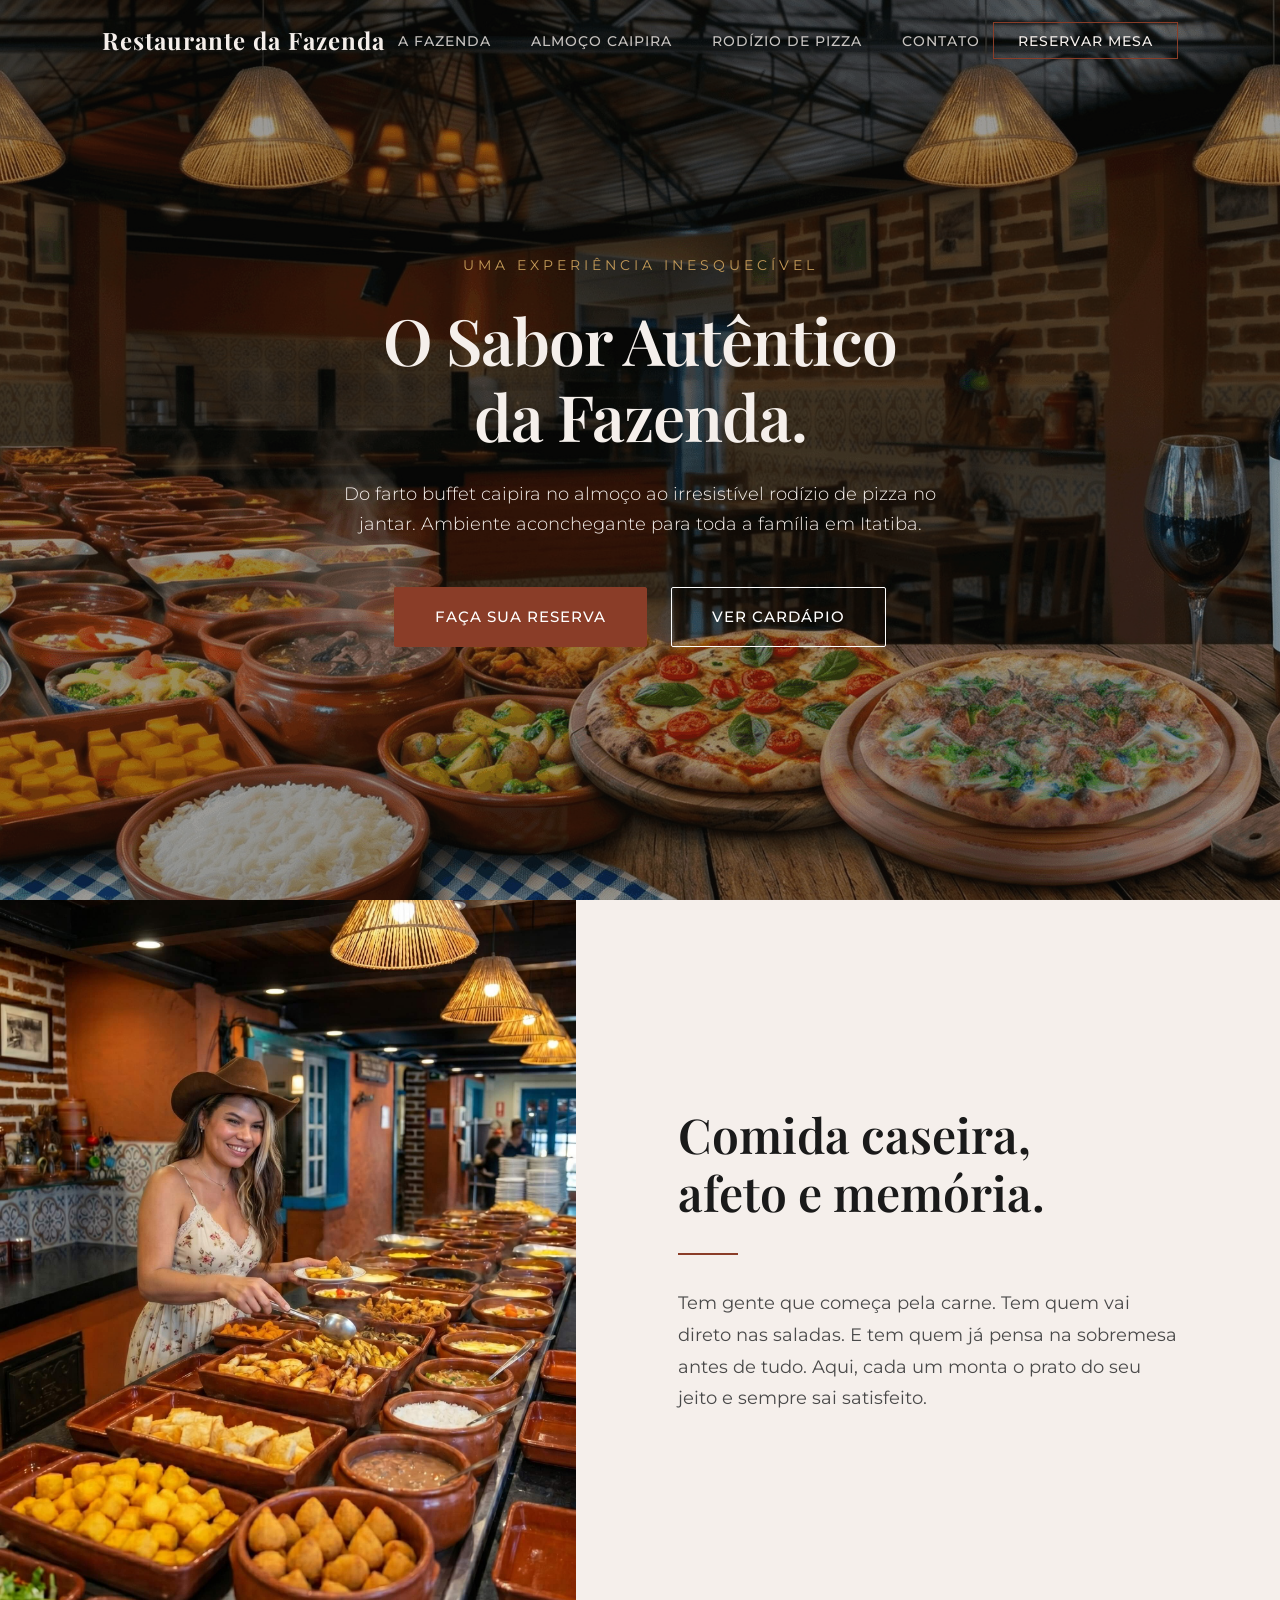
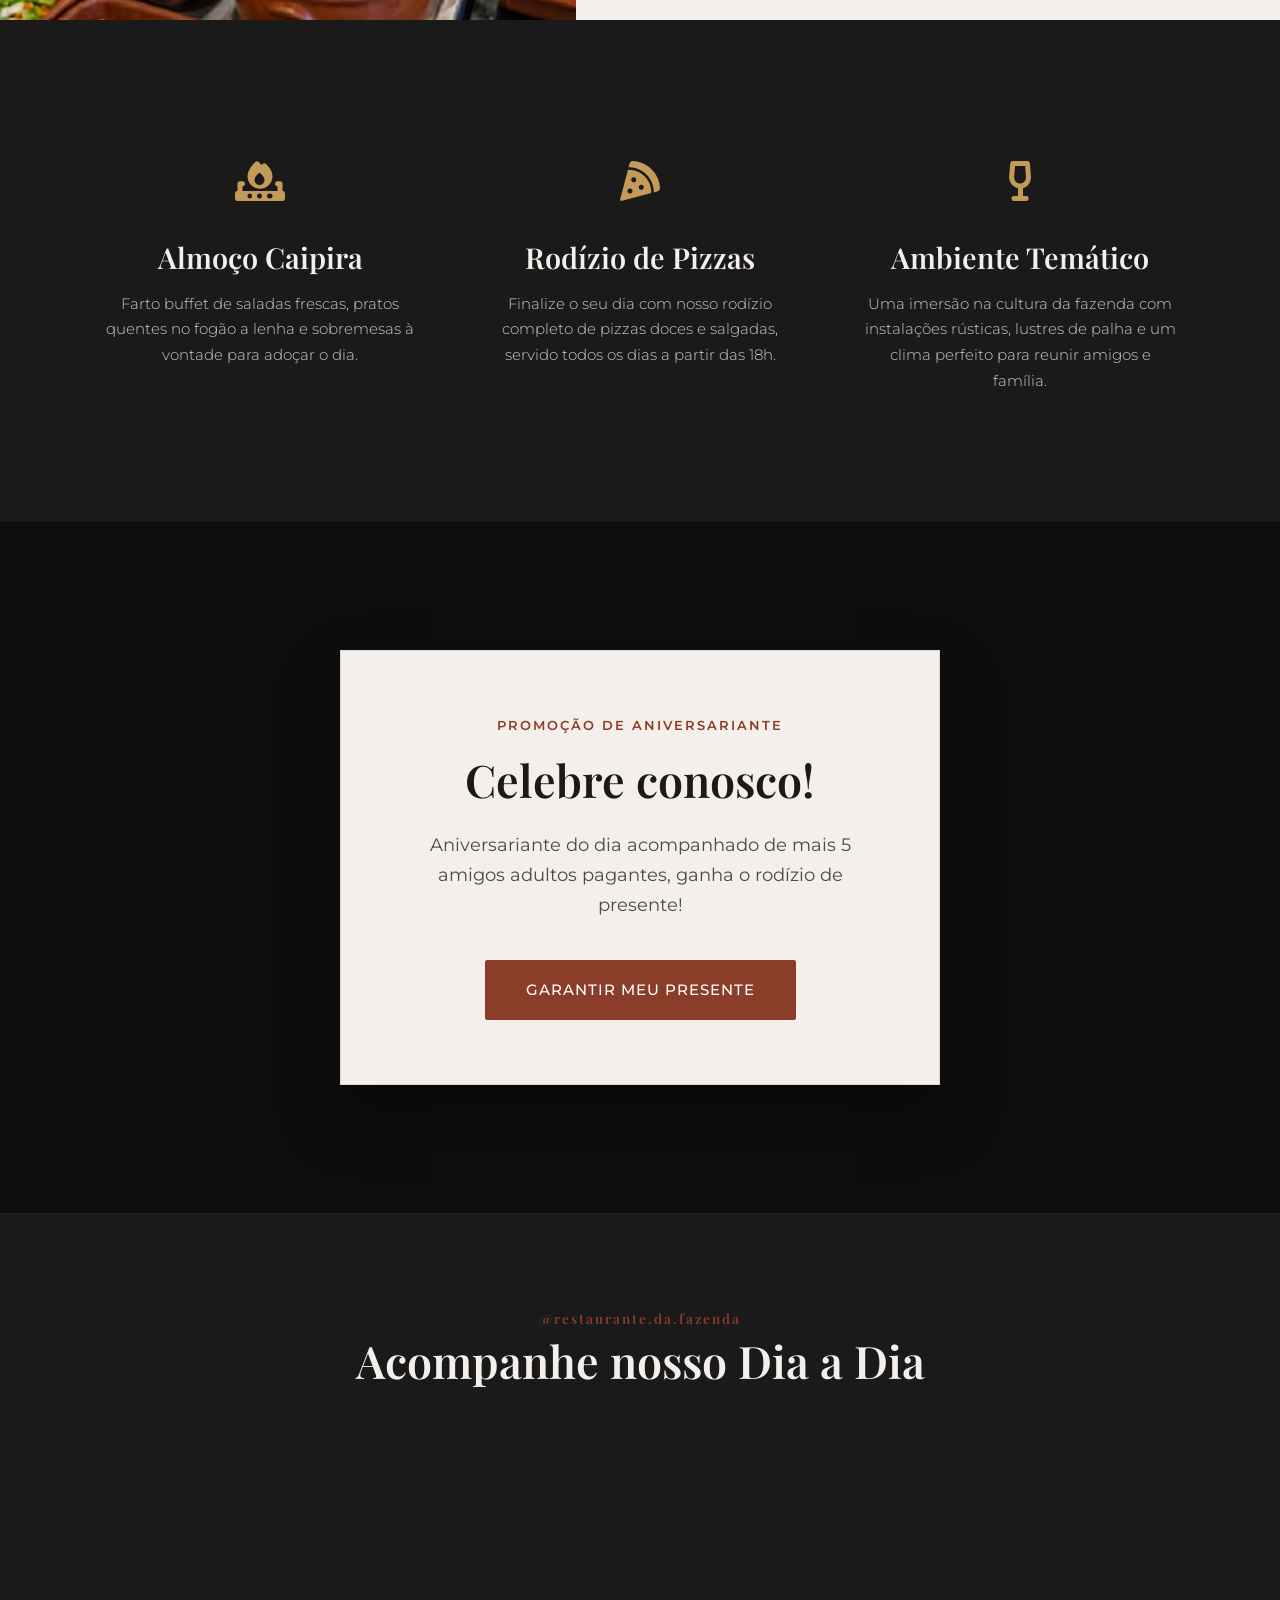
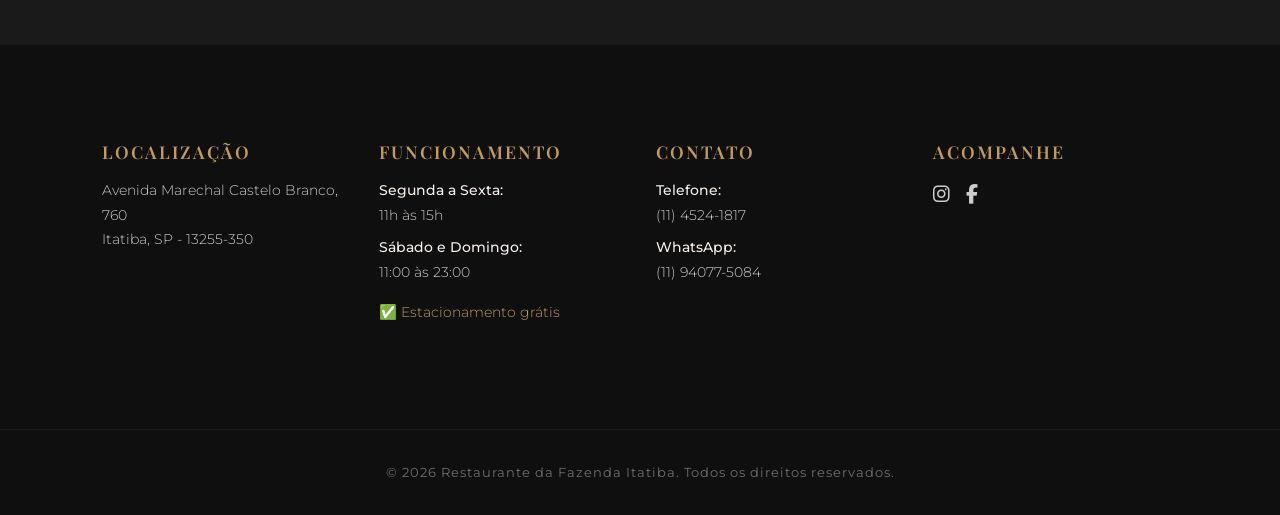
<file: index.html>
<!DOCTYPE html>
<html lang="pt-BR">
<head>
    <meta charset="UTF-8">
    <meta name="viewport" content="width=device-width, initial-scale=1.0">
    <title>Restaurante da Fazenda Itatiba - Premium</title>
    
    <!-- Google Fonts -->
    <link rel="preconnect" href="https://fonts.googleapis.com">
    <link rel="preconnect" href="https://fonts.gstatic.com" crossorigin>
    <link href="https://fonts.googleapis.com/css2?family=Montserrat:wght@300;400;500;600&family=Playfair+Display:ital,wght@0,400;0,600;0,700;1,400&display=swap" rel="stylesheet">
    
    <!-- Font Awesome for Icons -->
    <link rel="stylesheet" href="https://cdnjs.cloudflare.com/ajax/libs/font-awesome/6.4.0/css/all.min.css">
    
    <link rel="stylesheet" href="premium.css">
</head>
<body>

    <!-- 1. Header (Cabeçalho Fixo e Transparente) -->
    <header class="header-premium" id="mainHeader">
        <div class="container header-content">
            <div class="logo-container">
                <a href="#" class="logo-text">Restaurante da Fazenda</a>
            </div>
            <nav class="main-nav">
                <ul>
                    <li><a href="#essencia">A Fazenda</a></li>
                    <li><a href="#destaques">Almoço Caipira</a></li>
                    <li><a href="#destaques">Rodízio de Pizza</a></li>
                    <li><a href="#contato">Contato</a></li>
                </ul>
            </nav>
            <div class="header-action">
                <a href="https://wa.me/5511940775084" class="btn-cta-header" target="_blank">
                    Reservar Mesa
                </a>
            </div>
            <button class="mobile-menu-btn"><i class="fas fa-bars"></i></button>
        </div>
    </header>

    <!-- 2. Hero Section -->
    <section class="hero-premium">
        <div class="hero-overlay"></div>
        <div class="container hero-content fade-in-up">
            <span class="hero-subtitle">UMA EXPERIÊNCIA INESQUECÍVEL</span>
            <h1>O Sabor Autêntico<br>da Fazenda.</h1>
            <p>Do farto buffet caipira no almoço ao irresistível rodízio de pizza no jantar. Ambiente aconchegante para toda a família em Itatiba.</p>
            <div class="hero-buttons">
                <a href="https://wa.me/5511940775084" class="btn-solid" target="_blank">Faça sua Reserva</a>
                <a href="#destaques" class="btn-outline">Ver Cardápio</a>
            </div>
        </div>
    </section>

    <!-- 3. Seção "Nossa Essência" -->
    <section id="essencia" class="essence-section">
        <div class="essence-split">
            <div class="essence-image slide-in-left">
                <!-- Imagem de fogão a lenha/panelas de barro (usando lunch_feijoada.jpg como fallback) -->
                <div class="img-wrapper">
                    <img src="assets/lunch_feijoada.jpg" alt="Comida caseira no fogão a lenha" onerror="this.src='https://placehold.co/800x800/2a1f1a/d4c3b3?text=Comida+Caseira'">
                </div>
            </div>
            <div class="essence-text-container slide-in-right">
                <div class="essence-text">
                    <h2>Comida caseira,<br>afeto e memória.</h2>
                    <div class="separator-line"></div>
                    <p>Tem gente que começa pela carne. Tem quem vai direto nas saladas. E tem quem já pensa na sobremesa antes de tudo. Aqui, cada um monta o prato do seu jeito e sempre sai satisfeito.</p>
                </div>
            </div>
        </div>
    </section>

    <!-- 4. Grid de Destaques (Nossas Especialidades) -->
    <section id="destaques" class="highlights-section">
        <div class="container">
            <div class="highlights-grid">
                <div class="highlight-card fade-in-up delay-1">
                    <div class="highlight-icon"><i class="fas fa-fire-burner"></i></div>
                    <h3>Almoço Caipira</h3>
                    <p>Farto buffet de saladas frescas, pratos quentes no fogão a lenha e sobremesas à vontade para adoçar o dia.</p>
                </div>
                <div class="highlight-card fade-in-up delay-2">
                    <div class="highlight-icon"><i class="fas fa-pizza-slice"></i></div>
                    <h3>Rodízio de Pizzas</h3>
                    <p>Finalize o seu dia com nosso rodízio completo de pizzas doces e salgadas, servido todos os dias a partir das 18h.</p>
                </div>
                <div class="highlight-card fade-in-up delay-3">
                    <div class="highlight-icon"><i class="fas fa-wine-glass-empty"></i></div>
                    <h3>Ambiente Temático</h3>
                    <p>Uma imersão na cultura da fazenda com instalações rústicas, lustres de palha e um clima perfeito para reunir amigos e família.</p>
                </div>
            </div>
        </div>
    </section>

    <!-- 5. Banner de Promoção -->
    <section class="promo-banner">
        <div class="promo-overlay"></div>
        <div class="container promo-content scale-in">
            <div class="promo-card-premium">
                <span class="promo-tag">Promoção de Aniversariante</span>
                <h2>Celebre conosco!</h2>
                <p>Aniversariante do dia acompanhado de mais 5 amigos adultos pagantes, ganha o rodízio de presente!</p>
                <a href="https://wa.me/5511940775084" class="btn-solid btn-large" target="_blank">Garantir meu Presente</a>
            </div>
        </div>
    </section>

    <!-- Instagram Section -->
    <section class="instagram-section">
        <div class="container text-center">
            <h4 class="insta-subtitle">@restaurante.da.fazenda</h4>
            <h2>Acompanhe nosso Dia a Dia</h2>
            
            <!-- Video Feature -->
            <div class="insta-video-feature fade-in-up" style="margin-top: 3rem;">
                <blockquote class="instagram-media" data-instgrm-permalink="https://www.instagram.com/p/DZaOca6FCit/" data-instgrm-version="14" style=" background:#FFF; border:0; border-radius:8px; box-shadow:0 10px 20px rgba(0,0,0,0.3); margin: 0 auto; max-width:400px; min-width:326px; padding:0; width:100%;"></blockquote>
            </div>
        </div>

        <div class="insta-carousel-container fade-in-up">
            <div class="insta-carousel-scroll">
                <div class="insta-embed-item">
                    <blockquote class="instagram-media" data-instgrm-permalink="https://www.instagram.com/p/DZSRyN_jP9d/" data-instgrm-version="14" style=" background:#FFF; border:0; border-radius:8px; box-shadow:0 4px 10px rgba(0,0,0,0.2); margin: 1px; width:100%;"></blockquote>
                </div>
                <div class="insta-embed-item">
                    <blockquote class="instagram-media" data-instgrm-permalink="https://www.instagram.com/p/DZRkjy7uk3j/" data-instgrm-version="14" style=" background:#FFF; border:0; border-radius:8px; box-shadow:0 4px 10px rgba(0,0,0,0.2); margin: 1px; width:100%;"></blockquote>
                </div>
                <div class="insta-embed-item">
                    <blockquote class="instagram-media" data-instgrm-permalink="https://www.instagram.com/p/DZKjU1BAeR2/" data-instgrm-version="14" style=" background:#FFF; border:0; border-radius:8px; box-shadow:0 4px 10px rgba(0,0,0,0.2); margin: 1px; width:100%;"></blockquote>
                </div>
                <div class="insta-embed-item">
                    <blockquote class="instagram-media" data-instgrm-permalink="https://www.instagram.com/p/DZC6XCDD9CU/" data-instgrm-version="14" style=" background:#FFF; border:0; border-radius:8px; box-shadow:0 4px 10px rgba(0,0,0,0.2); margin: 1px; width:100%;"></blockquote>
                </div>
                <div class="insta-embed-item">
                    <blockquote class="instagram-media" data-instgrm-permalink="https://www.instagram.com/p/DY4hvxvD-y8/" data-instgrm-version="14" style=" background:#FFF; border:0; border-radius:8px; box-shadow:0 4px 10px rgba(0,0,0,0.2); margin: 1px; width:100%;"></blockquote>
                </div>
                <div class="insta-embed-item">
                    <blockquote class="instagram-media" data-instgrm-permalink="https://www.instagram.com/p/DYxcjoPjC11/" data-instgrm-version="14" style=" background:#FFF; border:0; border-radius:8px; box-shadow:0 4px 10px rgba(0,0,0,0.2); margin: 1px; width:100%;"></blockquote>
                </div>
            </div>
        </div>
        <script async src="https://www.instagram.com/embed.js"></script>
    </section>

    <!-- 6. Seção de Informações e Contato -->
    <section id="contato" class="info-section">
        <div class="container info-grid">
            <div class="info-col slide-in-bottom delay-1">
                <h4>Localização</h4>
                <p>Avenida Marechal Castelo Branco, 760<br>Itatiba, SP - 13255-350</p>
            </div>
            <div class="info-col slide-in-bottom delay-2">
                <h4>Funcionamento</h4>
                <p><strong>Segunda a Sexta:</strong><br>11h às 15h</p>
                <p><strong>Sábado e Domingo:</strong><br>11:00 às 23:00</p>
                <p style="margin-top: 1rem; color: var(--color-gold);">✅ Estacionamento grátis</p>
            </div>
            <div class="info-col slide-in-bottom delay-3">
                <h4>Contato</h4>
                <p><strong>Telefone:</strong><br>(11) 4524-1817</p>
                <p><strong>WhatsApp:</strong><br><a href="https://wa.me/5511940775084" target="_blank" class="link-hover">(11) 94077-5084</a></p>
            </div>
            <div class="info-col slide-in-bottom delay-4">
                <h4>Acompanhe</h4>
                <div class="social-links-minimal">
                    <a href="https://www.instagram.com/restaurante.da.fazenda/" target="_blank" aria-label="Instagram"><i class="fab fa-instagram"></i></a>
                    <a href="#" target="_blank" aria-label="Facebook"><i class="fab fa-facebook-f"></i></a>
                </div>
            </div>
        </div>
    </section>

    <!-- 7. Footer (Rodapé Minimalista) -->
    <footer class="footer-premium">
        <div class="container">
            <p>&copy; 2026 Restaurante da Fazenda Itatiba. Todos os direitos reservados.</p>
        </div>
    </footer>

    <script src="premium.js"></script>
</body>
</html>
</file>
<file: premium.css>
/* =========================================
   CSS Reset & Premium Variables (Modern Rustic Dark)
   ========================================= */
:root {
    /* Color Palette */
    --color-charcoal: #1a1a1a;
    --color-black: #0f0f0f;
    --color-terracotta: #8A3D28;
    --color-terracotta-hover: #A54A32;
    --color-cream: #F5EFEB;
    --color-gold: #c39a58;
    --color-text-light: #cccccc;
    --color-white: #ffffff;
    
    /* Typography */
    --font-heading: 'Playfair Display', serif;
    --font-body: 'Montserrat', sans-serif;

    /* Spacing & Layout */
    --container-width: 1140px;
    --transition-fast: 0.3s ease;
    --transition-smooth: 0.5s cubic-bezier(0.25, 1, 0.5, 1);
}

* {
    margin: 0;
    padding: 0;
    box-sizing: border-box;
}

html {
    scroll-behavior: smooth;
    font-size: 16px;
}

body {
    font-family: var(--font-body);
    color: var(--color-text-light);
    background-color: var(--color-black);
    line-height: 1.7;
    overflow-x: hidden;
    -webkit-font-smoothing: antialiased;
}

a {
    text-decoration: none;
    color: inherit;
    transition: var(--transition-fast);
}

ul {
    list-style: none;
}

.container {
    max-width: var(--container-width);
    margin: 0 auto;
    padding: 0 2rem;
}

/* =========================================
   Typography
   ========================================= */
h1, h2, h3, h4 {
    font-family: var(--font-heading);
    font-weight: 600;
    line-height: 1.2;
    color: var(--color-cream);
}

h1 {
    font-size: 4rem;
    margin-bottom: 1.5rem;
    letter-spacing: -1px;
}

h2 {
    font-size: 2.8rem;
    margin-bottom: 1.5rem;
}

h3 {
    font-size: 1.8rem;
    margin-bottom: 1rem;
    color: var(--color-cream);
}

h4 {
    font-size: 1.1rem;
    letter-spacing: 2px;
    text-transform: uppercase;
    color: var(--color-gold);
    margin-bottom: 1rem;
}

/* =========================================
   Buttons
   ========================================= */
.btn-solid, .btn-outline {
    display: inline-block;
    padding: 1rem 2.5rem;
    font-family: var(--font-body);
    font-weight: 500;
    font-size: 0.95rem;
    text-transform: uppercase;
    letter-spacing: 1px;
    border-radius: 2px;
    cursor: pointer;
    transition: var(--transition-fast);
}

.btn-solid {
    background-color: var(--color-terracotta);
    color: var(--color-white);
    border: 1px solid var(--color-terracotta);
}

.btn-solid:hover {
    background-color: transparent;
    color: var(--color-terracotta);
}

.btn-outline {
    background-color: transparent;
    color: var(--color-white);
    border: 1px solid var(--color-white);
}

.btn-outline:hover {
    background-color: var(--color-white);
    color: var(--color-black);
}

.btn-cta-header {
    background-color: transparent;
    color: var(--color-cream);
    border: 1px solid var(--color-terracotta);
    padding: 0.6rem 1.5rem;
    font-size: 0.85rem;
    font-weight: 500;
    text-transform: uppercase;
    letter-spacing: 1px;
    transition: var(--transition-fast);
}

.btn-cta-header:hover {
    background-color: var(--color-terracotta);
    color: var(--color-white);
}

/* =========================================
   1. Header Section
   ========================================= */
.header-premium {
    position: fixed;
    top: 0;
    left: 0;
    width: 100%;
    z-index: 1000;
    background-color: transparent;
    transition: background-color 0.4s ease, padding 0.4s ease;
    padding: 20px 0;
}

.header-premium.scrolled {
    background-color: rgba(26, 26, 26, 0.98); /* Charcoal with opacity */
    padding: 10px 0;
    box-shadow: 0 4px 20px rgba(0,0,0,0.5);
    border-bottom: 1px solid rgba(255,255,255,0.05);
}

.header-content {
    display: flex;
    justify-content: space-between;
    align-items: center;
}

.logo-text {
    font-family: var(--font-heading);
    font-size: 1.5rem;
    font-weight: 700;
    color: var(--color-cream);
    letter-spacing: 1px;
}

.main-nav ul {
    display: flex;
    gap: 2.5rem;
}

.main-nav a {
    color: var(--color-cream);
    font-size: 0.85rem;
    font-weight: 500;
    text-transform: uppercase;
    letter-spacing: 1px;
    position: relative;
    opacity: 0.8;
}

.main-nav a:hover {
    opacity: 1;
}

.main-nav a::after {
    content: '';
    position: absolute;
    bottom: -5px;
    left: 0;
    width: 0;
    height: 1px;
    background-color: var(--color-gold);
    transition: var(--transition-smooth);
}

.main-nav a:hover::after {
    width: 100%;
}

.mobile-menu-btn {
    display: none;
    background: none;
    border: none;
    color: var(--color-cream);
    font-size: 1.5rem;
    cursor: pointer;
}

/* =========================================
   2. Hero Section
   ========================================= */
.hero-premium {
    height: 100vh;
    min-height: 700px;
    background-image: url('assets/fazenda.jpg'); /* Background full */
    background-size: cover;
    background-position: center;
    background-attachment: fixed;
    position: relative;
    display: flex;
    align-items: center;
    justify-content: center;
    text-align: center;
}

.hero-overlay {
    position: absolute;
    top: 0;
    left: 0;
    width: 100%;
    height: 100%;
    background-color: rgba(15, 15, 15, 0.4); /* 40% overlay */
    z-index: 1;
}

.hero-content {
    position: relative;
    z-index: 2;
    max-width: 800px;
}

.hero-subtitle {
    display: block;
    font-size: 0.9rem;
    letter-spacing: 4px;
    text-transform: uppercase;
    color: var(--color-gold);
    margin-bottom: 1.5rem;
}

.hero-content p {
    font-size: 1.1rem;
    color: var(--color-cream);
    margin-bottom: 3rem;
    max-width: 600px;
    margin-left: auto;
    margin-right: auto;
    font-weight: 300;
}

.hero-buttons {
    display: flex;
    gap: 1.5rem;
    justify-content: center;
}

/* =========================================
   3. Nossa Essência Section
   ========================================= */
.essence-section {
    background-color: var(--color-cream);
    color: var(--color-charcoal);
}

.essence-split {
    display: flex;
    align-items: stretch;
    min-height: 80vh;
}

.essence-image, .essence-text-container {
    flex: 1;
}

.essence-image {
    position: relative;
    overflow: hidden;
}

.img-wrapper {
    position: absolute;
    top: 0;
    left: 0;
    width: 100%;
    height: 100%;
}

.img-wrapper img {
    width: 100%;
    height: 100%;
    object-fit: cover;
}

.essence-text-container {
    display: flex;
    align-items: center;
    justify-content: center;
    padding: 6rem 4rem;
}

.essence-text {
    max-width: 500px;
}

.essence-text h2 {
    color: var(--color-charcoal);
    font-size: 3rem;
}

.separator-line {
    width: 60px;
    height: 2px;
    background-color: var(--color-terracotta);
    margin: 2rem 0;
}

.essence-text p {
    font-size: 1.1rem;
    color: #4a4a4a;
    line-height: 1.8;
}

/* =========================================
   4. Grid de Destaques
   ========================================= */
.highlights-section {
    padding: 8rem 0;
    background-color: var(--color-charcoal);
}

.highlights-grid {
    display: grid;
    grid-template-columns: repeat(3, 1fr);
    gap: 4rem;
}

.highlight-card {
    text-align: center;
}

.highlight-icon {
    font-size: 2.5rem;
    color: var(--color-gold);
    margin-bottom: 1.5rem;
}

.highlight-card p {
    font-size: 0.95rem;
    color: var(--color-text-light);
    font-weight: 300;
}

/* =========================================
   5. Banner de Promoção
   ========================================= */
.promo-banner {
    padding: 8rem 0;
    background-image: url('assets/hero_background.jpg'); /* fallback if needed */
    background-size: cover;
    background-position: center;
    background-attachment: fixed;
    position: relative;
    display: flex;
    align-items: center;
    justify-content: center;
}

.promo-overlay {
    position: absolute;
    top: 0;
    left: 0;
    width: 100%;
    height: 100%;
    background-color: rgba(15, 15, 15, 0.7);
    z-index: 1;
}

.promo-content {
    position: relative;
    z-index: 2;
    width: 100%;
    display: flex;
    justify-content: center;
}

.promo-card-premium {
    background-color: var(--color-cream);
    padding: 4rem;
    text-align: center;
    max-width: 600px;
    border: 1px solid rgba(0,0,0,0.1);
    box-shadow: 0 30px 60px rgba(0,0,0,0.4);
}

.promo-tag {
    display: block;
    font-family: var(--font-body);
    font-size: 0.8rem;
    letter-spacing: 2px;
    text-transform: uppercase;
    color: var(--color-terracotta);
    margin-bottom: 1rem;
    font-weight: 600;
}

.promo-card-premium h2 {
    color: var(--color-charcoal);
}

.promo-card-premium p {
    color: #4a4a4a;
    margin-bottom: 2.5rem;
    font-size: 1.1rem;
}

/* =========================================
   6. Informações e Contato
   ========================================= */
.info-section {
    background-color: var(--color-black);
    padding: 6rem 0;
    border-bottom: 1px solid rgba(255,255,255,0.05);
}

.info-grid {
    display: grid;
    grid-template-columns: repeat(4, 1fr);
    gap: 2rem;
}

.info-col p {
    font-size: 0.9rem;
    color: var(--color-text-light);
    margin-bottom: 0.5rem;
    font-weight: 300;
}

.info-col strong {
    color: var(--color-cream);
    font-weight: 500;
}

.link-hover:hover {
    color: var(--color-gold);
}

.social-links-minimal {
    display: flex;
    gap: 1rem;
}

.social-links-minimal a {
    color: var(--color-text-light);
    font-size: 1.2rem;
}

.social-links-minimal a:hover {
    color: var(--color-gold);
}

/* =========================================
   7. Footer Minimalista
   ========================================= */
.footer-premium {
    background-color: var(--color-black);
    padding: 2rem 0;
    text-align: center;
}

.footer-premium p {
    font-size: 0.8rem;
    color: rgba(255,255,255,0.4);
    letter-spacing: 1px;
}

/* =========================================
   Instagram Carousel
   ========================================= */
.instagram-section {
    background-color: var(--color-charcoal);
    padding: 6rem 0;
    border-top: 1px solid rgba(255,255,255,0.05);
    overflow: hidden;
}

.text-center {
    text-align: center;
    margin-bottom: 3rem;
}

.insta-subtitle {
    display: block;
    font-size: 0.85rem;
    letter-spacing: 2px;
    text-transform: lowercase;
    color: var(--color-terracotta);
    margin-bottom: 0.5rem;
}

.insta-video-feature {
    display: flex;
    justify-content: center;
    margin-bottom: 3rem;
}

.insta-carousel-container {
    width: 100%;
    position: relative;
    padding: 1rem 0 3rem 0;
}

.insta-carousel-scroll {
    display: flex;
    gap: 2rem;
    overflow-x: auto;
    scroll-snap-type: x mandatory;
    padding: 0 2rem;
    -webkit-overflow-scrolling: touch;
    scrollbar-width: thin;
    scrollbar-color: var(--color-terracotta) var(--color-charcoal);
}

.insta-carousel-scroll::-webkit-scrollbar {
    height: 8px;
}
.insta-carousel-scroll::-webkit-scrollbar-track {
    background: var(--color-charcoal); 
}
.insta-carousel-scroll::-webkit-scrollbar-thumb {
    background: var(--color-terracotta); 
    border-radius: 4px;
}

.insta-embed-item {
    flex: 0 0 326px; /* Base width for standard insta embed */
    scroll-snap-align: center;
    border-radius: 8px;
}

@media (max-width: 768px) {
    .insta-embed-item {
        flex: 0 0 300px;
    }
}

/* =========================================
   Animations
   ========================================= */
.fade-in-up {
    opacity: 0;
    transform: translateY(30px);
    transition: opacity 1s ease, transform 1s ease;
}

.slide-in-left {
    opacity: 0;
    transform: translateX(-50px);
    transition: opacity 1s ease, transform 1s ease;
}

.slide-in-right {
    opacity: 0;
    transform: translateX(50px);
    transition: opacity 1s ease, transform 1s ease;
}

.slide-in-bottom {
    opacity: 0;
    transform: translateY(40px);
    transition: opacity 0.8s ease, transform 0.8s ease;
}

.scale-in {
    opacity: 0;
    transform: scale(0.95);
    transition: opacity 1s ease, transform 1s ease;
}

.delay-1 { transition-delay: 0.2s; }
.delay-2 { transition-delay: 0.4s; }
.delay-3 { transition-delay: 0.6s; }
.delay-4 { transition-delay: 0.8s; }

.is-visible {
    opacity: 1;
    transform: translate(0) scale(1);
}

/* =========================================
   Responsive Design
   ========================================= */
@media (max-width: 992px) {
    .essence-split {
        flex-direction: column;
    }
    
    .essence-image {
        min-height: 400px;
    }

    .highlights-grid {
        grid-template-columns: 1fr;
        gap: 3rem;
    }

    .info-grid {
        grid-template-columns: repeat(2, 1fr);
        gap: 3rem;
    }
}

@media (max-width: 768px) {
    .hero-premium {
        background-attachment: scroll; /* Corrige bug de zoom no iOS e navegadores mobile */
        background-position: center right; /* Foca melhor na área da comida/pizza */
    }

    h1 { font-size: 2.8rem; }
    h2 { font-size: 2.2rem; }

    .main-nav ul, .header-action {
        display: none;
    }

    .mobile-menu-btn {
        display: block;
    }

    .hero-buttons {
        flex-direction: column;
        gap: 1rem;
    }

    .essence-text-container {
        padding: 4rem 2rem;
    }

    .info-grid {
        grid-template-columns: 1fr;
    }
    
    .promo-card-premium {
        padding: 3rem 1.5rem;
    }
}
</file>
